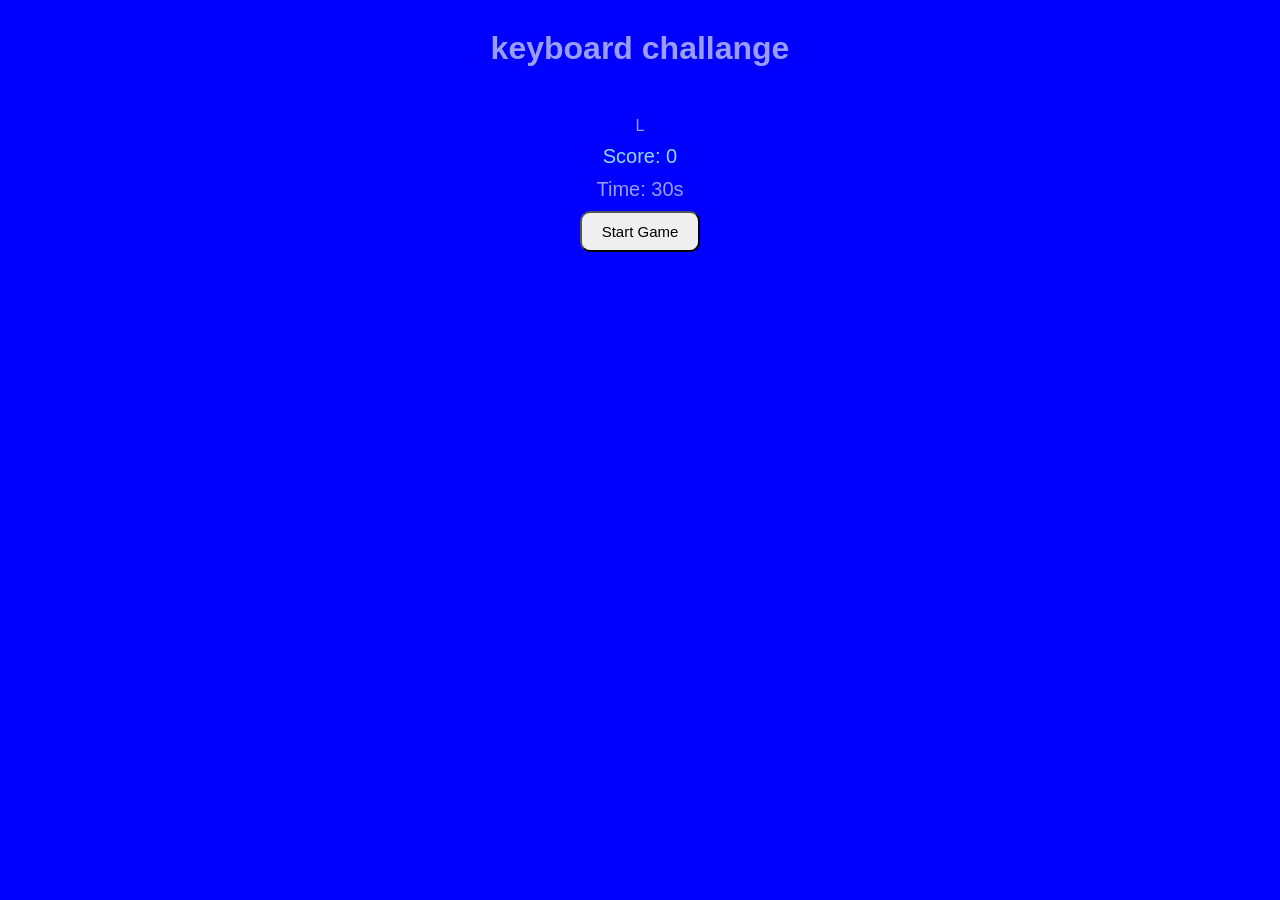
<file: proekti/index.html>
<!DOCTYPE html>
<html lang="en">
<head>
    <meta charset="UTF-8">
    <meta name="viewport" content="width=device-width, initial-scale=1.0">
    <title>keyboard challange</title>
    <link rel="stylesheet" href="style.css">
</head>
<body>
    <h1>keyboard challange</h1>

    <div id="game">
         <div id="letter">L</div>
        <div id="score">Score: 0</div>
        <div id="timer">Time: 30s</div>
        <button id="start">Start Game</button>
    </div>
    <script src="script.js"></script>
</body>
</html>
</file>
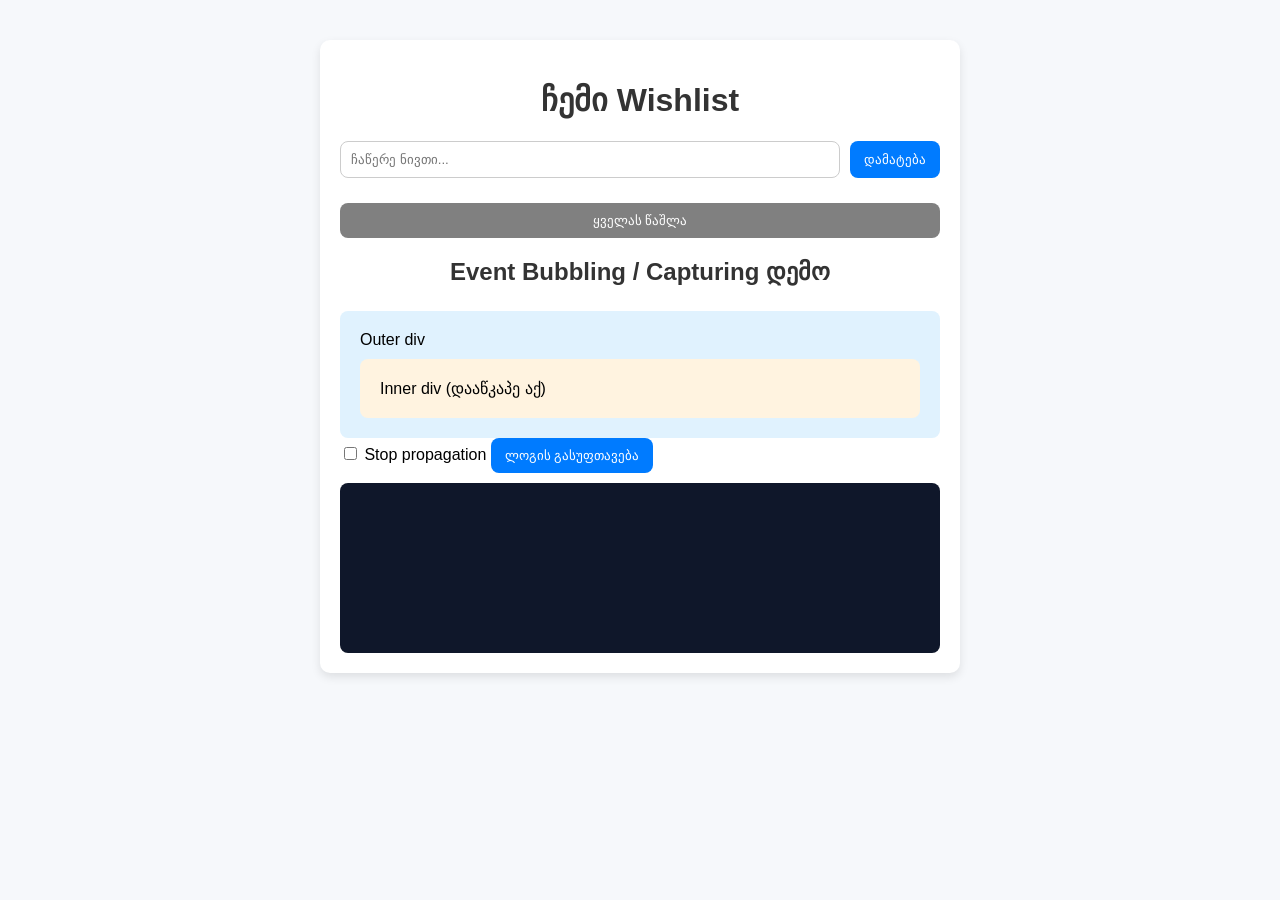
<file: 12.html>
<!DOCTYPE html>
<html lang="ka">
<head>
  <meta charset="UTF-8">
  <meta name="viewport" content="width=device-width, initial-scale=1.0">
  <title> Wishlist</title>
  <link rel="stylesheet" href="12.css">
</head>
<body>
  <div class="container">
    <h1> ჩემი Wishlist</h1>

    <div class="input-area">
      <input type="text" id="itemInput" placeholder="ჩაწერე ნივთი...">
      <button id="addBtn">დამატება</button>
    </div>

    <ul id="wishlist"></ul>

    <button id="clearBtn" class="clear">ყველას წაშლა</button>

    <h2>Event Bubbling / Capturing დემო</h2>
    <div id="outer" class="outer">
      Outer div
      <div id="inner" class="inner">Inner div (დააწკაპე აქ)</div>
    </div>

    <label><input type="checkbox" id="stopProp"> Stop propagation</label>
    <button id="clearLog">ლოგის გასუფთავება</button>
    <div id="log" class="log"></div>
  </div>

  <script src="12.js"></script>
</body>
</html>
</file>
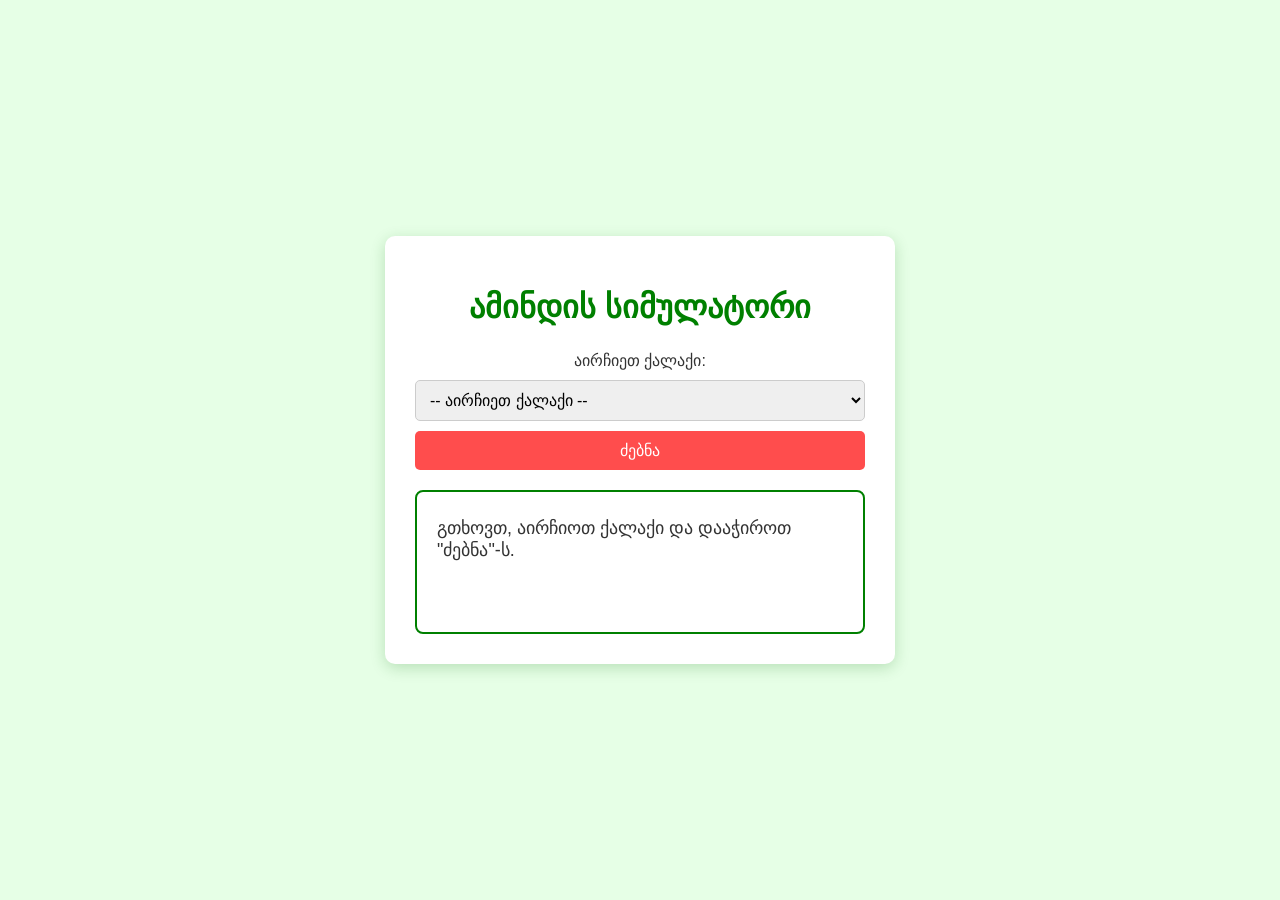
<file: amindi.html>
<!DOCTYPE html>
<html lang="ka">
<head>
    <meta charset="UTF-8">
    <meta name="viewport" content="width=device-width, initial-scale=1.0">
    <title>Document</title>
    <link rel="stylesheet" href="amindi.css">
</head>
<body>
    <div class="weather-app-container">
        <h1>ამინდის სიმულატორი</h1>

        <div class="input-section">
            <label for="city-select">აირჩიეთ ქალაქი:</label>
            <select id="city-select">
                <option value="">-- აირჩიეთ ქალაქი --</option>
                <option value="თბილისი">თბილისი</option>
                <option value="ქუთაისი">ქუთაისი</option>
                <option value="ბათუმი">ბათუმი</option>
                <option value="რუსთავი">რუსთავი</option>
                <option value="ზუგდიდი">ზუგდიდი</option>
            </select>
            <button id="search-button">ძებნა</button>
        </div>

        <div id="weather-info" class="weather-info">   
            <p>გთხოვთ, აირჩიოთ ქალაქი და დააჭიროთ "ძებნა"-ს.</p>
        </div>

        <div id="loading-message" class="loading-message">
            ამინდის მონაცემების ძებნა...
        </div>
    </div>

    <script src="amindi.js"></script>
</body>
</html>
</file>
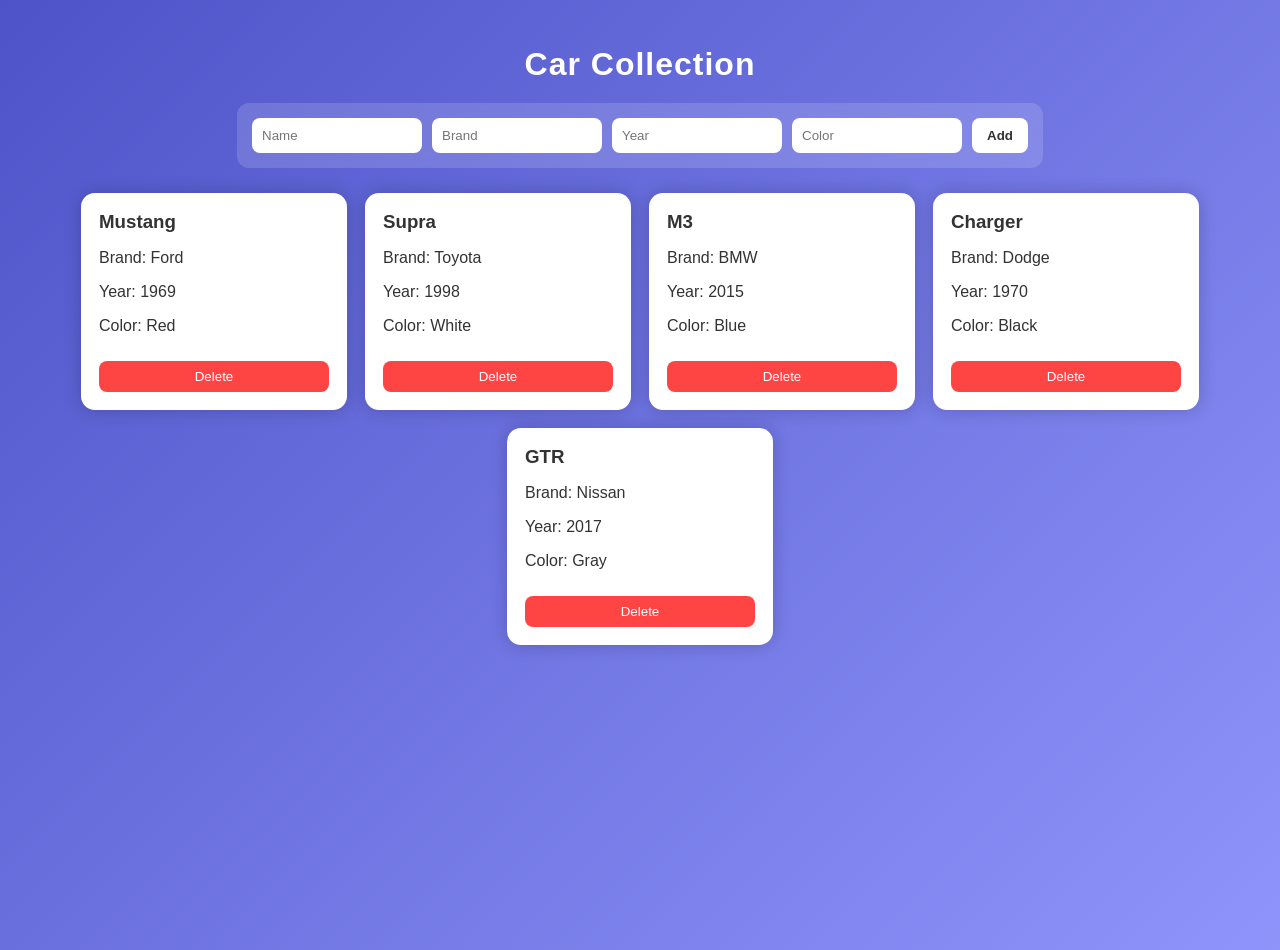
<file: proect.html>
<!DOCTYPE html>
<html lang="en">
<head>
    <meta charset="UTF-8">
    <title>Cars</title>
    <link rel="stylesheet" href="proect.css">
</head>
<body>
    <h1 class="title">Car Collection</h1>

    <div class="form-box">
        <input id="name" placeholder="Name">
        <input id="brand" placeholder="Brand">
        <input id="year" placeholder="Year">
        <input id="color" placeholder="Color">
        <button id="add">Add</button>
    </div>

    <div id="cards"></div>

    <script src="proecti.js"></script>
</body>
</html>
</file>
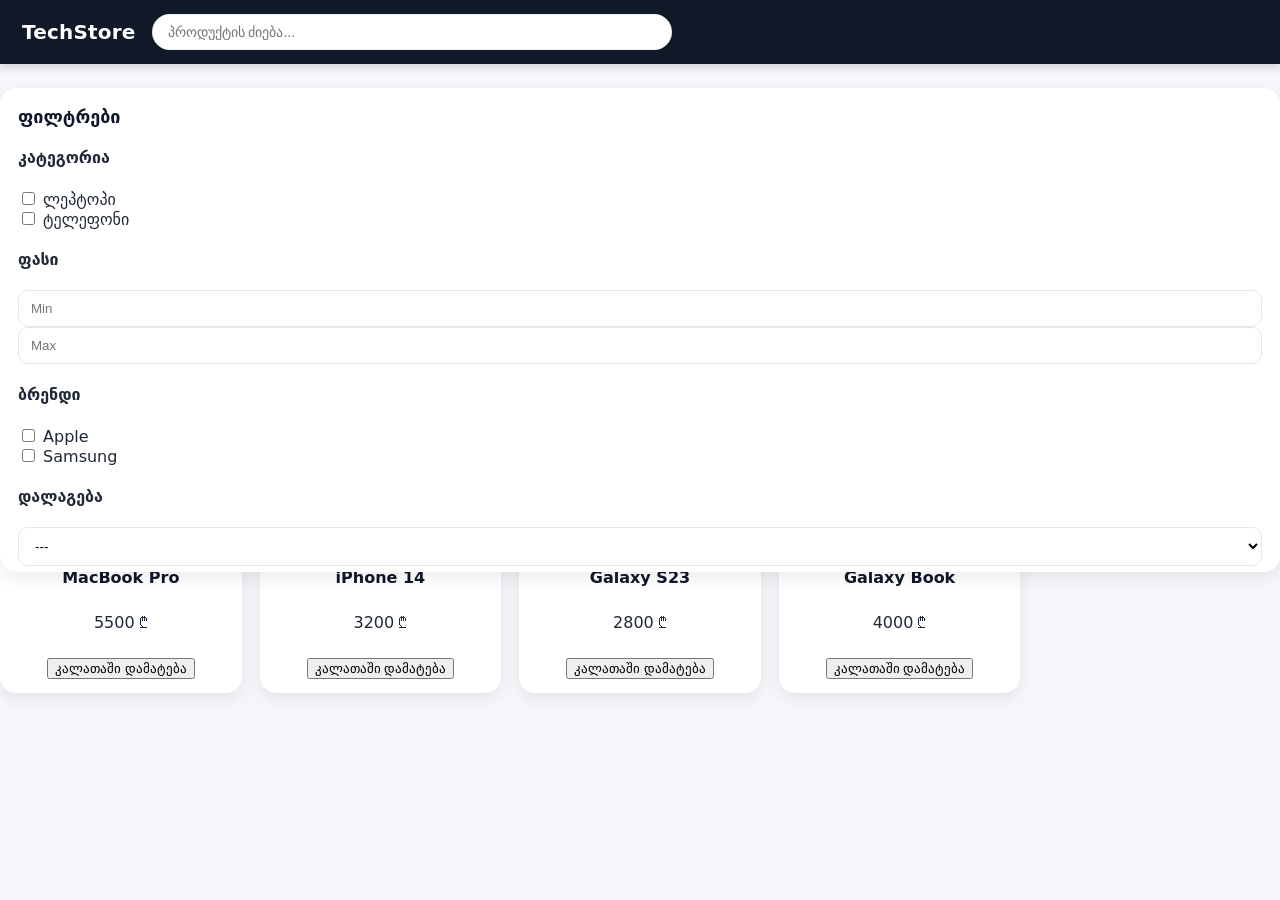
<file: ზაპხული2.html>
<!DOCTYPE html>
<html lang="ka">
<head>
    <meta charset="UTF-8">
    <meta name="viewport" content="width=device-width, initial-scale=1.0">
    <title>TechStore - მთავარი</title>
    <link rel="stylesheet" href="zapxuli2.css">
</head>
<body>

<header>
    <h1>TechStore</h1>
    <input type="text" id="search" placeholder="პროდუქტის ძიება...">
</header>

<aside>
    <h3>ფილტრები</h3>
    <div>
        <h4>კატეგორია</h4>
        <label><input type="checkbox" class="filter-category" value="Laptop"> ლეპტოპი</label><br>
        <label><input type="checkbox" class="filter-category" value="Phone"> ტელეფონი</label>
    </div>
    <div>
        <h4>ფასი</h4>
        <input type="number" id="min-price" placeholder="Min">
        <input type="number" id="max-price" placeholder="Max">
    </div>
    <div>
        <h4>ბრენდი</h4>
        <label><input type="checkbox" class="filter-brand" value="Apple"> Apple</label><br>
        <label><input type="checkbox" class="filter-brand" value="Samsung"> Samsung</label>
    </div>
    <div>
        <h4>დალაგება</h4>
        <select id="sort">
            <option value="">---</option>
            <option value="price-asc">ფასი ↑</option>
            <option value="price-desc">ფასი ↓</option>
            <option value="name-asc">სახელი A-Z</option>
            <option value="name-desc">სახელი Z-A</option>
        </select>
    </div>
</aside>

<main id="product-list"></main>

<script src="zapxuli2.js"></script>
</body>
</html>
</file>
<file: proekti/style.css>
body{
    font-family: Arial, sans-serif;
    text-align: center;
    background-color: rgb(0, 0, 255);
    color: rgb(153, 157, 255);
}

h1{
    margin-top: 30px;
}

#game{
    margin-top: 50px;
}
#later{
    font: size 50px;
    font-weight:bold ;
    margin: 20px;
}
#score{
    font-size: 20px;
    color:rgb(141, 221, 255) ;
    margin: 10px;
}
#timer{
    font-size: 20px;
    margin:10px;
}

button{
    padding: 10px 20px;
    font-size: 15px;
    cursor: pointer;
    border-radius: 10px;
}
</file>
<file: 12.css>
body {
  font-family: Arial, sans-serif;
  background: #f6f8fb;
  margin: 0;
  padding: 40px;
}

.container {
  max-width: 600px;
  background: white;
  padding: 20px;
  border-radius: 10px;
  box-shadow: 0 4px 10px rgba(0,0,0,0.1);
  margin: 0 auto;
}

h1, h2 {
  text-align: center;
  color: #333;
}

.input-area {
  display: flex;
  gap: 10px;
  margin-bottom: 15px;
}

input {
  flex: 1;
  padding: 10px;
  border-radius: 8px;
  border: 1px solid #ccc;
}

button {
  padding: 10px 14px;
  background: #007bff;
  color: white;
  border: none;
  border-radius: 8px;
  cursor: pointer;
}

button.clear {
  background: gray;
  width: 100%;
  margin-top: 10px;
}

ul {
  list-style: none;
  padding: 0;
  margin: 0;
}

li {
  background: #f1f5f9;
  padding: 10px;
  border-radius: 8px;
  display: flex;
  justify-content: space-between;
  margin-bottom: 8px;
  border: 1px solid #e0e0e0;
}

li button {
  background: #ef4444;
  border: none;
  color: white;
  border-radius: 6px;
  cursor: pointer;
}

.outer {
  background: #e0f2fe;
  padding: 20px;
  margin-top: 25px;
  border-radius: 8px;
}

.inner {
  background: #fff3e0;
  padding: 20px;
  margin-top: 10px;
  border-radius: 8px;
}

.log {
  background: #0f172a;
  color: white;
  padding: 10px;
  margin-top: 10px;
  border-radius: 8px;
  height: 150px;
  overflow-y: auto;
  font-family: monospace;
  font-size: 13px;
}
</file>
<file: amindi.css>
/*
 * style.css - CSS სტილი (მწვანე ფერი)
 */
body {
    font-family: 'Arial', sans-serif;
    /* მწვანე ფერი ფონისათვის */
    background-color: #e6ffe6; 
    color: #333;
    display: flex;
    justify-content: center;
    align-items: center;
    min-height: 100vh;
    margin: 0;
}

.weather-app-container {
    background-color: #fff;
    padding: 30px;
    border-radius: 10px;
    box-shadow: 0 4px 15px rgba(0, 100, 0, 0.2); /* მწვანე ჩრდილი */
    text-align: center;
    width: 90%;
    max-width: 450px;
}

h1 {
    color: #008000; /* მუქი მწვანე */
    margin-bottom: 25px;
}

.input-section {
    margin-bottom: 20px;
    display: flex;
    flex-direction: column;
    gap: 10px;
}

#city-select, #search-button {
    padding: 10px;
    border-radius: 5px;
    border: 1px solid #ccc;
    font-size: 16px;
}

#search-button {
    /* წითელი ფერი ღილაკისთვის, როგორც ითხოვეთ */
    background-color: #ff4d4d; 
    color: white;
    border: none;
    cursor: pointer;
    transition: background-color 0.3s;
}

#search-button:hover {
    background-color: #cc0000;
}

.weather-info {
    border: 2px solid #008000; /* მუქი მწვანე ჩარჩო */
    padding: 20px;
    margin-top: 20px;
    border-radius: 8px;
    text-align: left;
    min-height: 100px;
}

.weather-info p {
    font-size: 18px;
    margin: 5px 0;
}

.weather-info .temp {
    font-size: 36px;
    font-weight: bold;
    color: #008000;
}

.loading-message {
    /* თავიდან დამალულია */
    display: none; 
    margin-top: 20px;
    font-size: 18px;
    color: #888;
}

.error-message {
    color: #cc0000; /* წითელი შეცდომის შეტყობინებისთვის */
    font-weight: bold;
}
</file>
<file: proect.css>
body {
    font-family: Arial;
    background: linear-gradient(135deg, #4e54c8, #8f94fb);
    min-height: 100vh;
    margin: 0;
    display: flex;
    flex-direction: column;
    align-items: center;
    padding: 25px;
    color: white;
}

.title {
    margin-bottom: 20px;
    font-size: 32px;
    letter-spacing: 1px;
}

.form-box {
    background: rgba(255,255,255,0.15);
    padding: 15px;
    border-radius: 12px;
    display: flex;
    gap: 10px;
    backdrop-filter: blur(10px);
}

.form-box input {
    padding: 10px;
    border-radius: 8px;
    border: none;
    width: 150px;
}

.form-box button {
    padding: 10px 15px;
    border-radius: 8px;
    border: none;
    cursor: pointer;
    background: #fff;
    color: #333;
    font-weight: bold;
    transition: 0.2s;
}

.form-box button:hover {
    transform: scale(1.05);
}

#cards {
    margin-top: 25px;
    display: flex;
    flex-wrap: wrap;
    justify-content: center;
    gap: 18px;
    width: 100%;
}

.card {
    width: 230px;
    background: white;
    color: #333;
    padding: 18px;
    border-radius: 14px;
    box-shadow: 0 0 18px rgba(0,0,0,0.2);
    transition: 0.25s;
}

.card:hover {
    transform: translateY(-5px);
}

.card h3 {
    margin: 0 0 10px 0;
}

.card button {
    width: 100%;
    margin-top: 10px;
    padding: 8px;
    border-radius: 8px;
    border: none;
    background: #ff4444;
    color: white;
    cursor: pointer;
    transition: 0.2s;
}

.card button:hover {
    background: #cc0000;
}
</file>
<file: zapxuli2.css>
/* ფერთა ცვლადები */
:root{
  --bg:#f5f7fb;
  --panel:#ffffff;
  --text:#1f2937;
  --muted:#6b7280;
  --brand:#22c55e;         /* მწვანე აქცენტი */
  --brand-dark:#16a34a;
  --primary:#111827;       /* მუქი header */
  --ring:rgba(34,197,94,.35);
  --shadow:0 6px 18px rgba(0,0,0,.08);
}

/* საბაზო */
*{box-sizing:border-box}
html,body{height:100%}
body{
  margin:0;
  background:var(--bg);
  color:var(--text);
  font-family: "Inter", system-ui, -apple-system, Segoe UI, Roboto, Arial, sans-serif;
  display:flex;
  flex-direction:column;
}

/* Header */
header{
  position:sticky; top:0; z-index:50;
  background:var(--primary);
  color:#fff;
  padding:14px 22px;
  display:flex;
  align-items:center;
  gap:16px;
  box-shadow:0 2px 10px rgba(0,0,0,.2);
}
header h1{
  margin:0; font-size:20px; letter-spacing:.2px;
}
.header-spacer{flex:1}
#search{
  width:min(520px, 60vw);
  border:none; outline:none;
  padding:10px 16px;
  border-radius:999px;
  background:#ffffff;
  color:#111;
  font-size:14px;
  box-shadow: inset 0 0 0 1px rgba(0,0,0,.05);
}
#search:focus{ box-shadow: 0 0 0 4px var(--ring); }


.page{
  display:grid;
  grid-template-columns: 280px 1fr;
  gap:22px;
  width:100%;
  max-width:1400px;
  margin:22px auto;
  padding:0 18px;
}

/* Sidebar */
aside{
  background:var(--panel);
  border-radius:16px;
  box-shadow:var(--shadow);
  padding:18px 18px 6px;
  position:sticky; top:88px; height:max-content;
}
aside h3{
  margin:0 0 10px; font-size:18px; color:#0f172a;
}
.filter-block{margin:14px 0 10px}
.filter-block h4{
  margin:0 0 8px; font-size:13px; color:var(--muted); text-transform:uppercase; letter-spacing:.5px;
}
.filter-block label{
  display:flex; align-items:center; gap:10px;
  font-size:14px; color:#111827; margin:8px 0;
}
.filter-row{display:flex; gap:10px}
#min-price,#max-price{
  width:100%; padding:10px 12px; border-radius:10px;
  border:1px solid #e5e7eb; background:#fff; color:#111;
}
#min-price:focus,#max-price:focus, select:focus{
  outline:none; box-shadow:0 0 0 4px var(--ring); border-color:transparent;
}
select{
  width:100%; padding:10px 12px; border-radius:10px;
  border:1px solid #e5e7eb; background:#fff;
}

/* Product Grid */
main#product-list{
  display:grid;
  grid-template-columns: repeat(auto-fill, minmax(230px, 1fr));
  gap:18px;
  align-content:start;
}

/* Product Card */
.product{
  background:var(--panel);
  border-radius:16px;
  box-shadow:var(--shadow);
  padding:14px;
  display:flex; flex-direction:column; align-items:center; gap:10px;
  transition:transform .18s ease, box-shadow .18s ease;
}
.product:hover{ transform:translateY(-4px); box-shadow:0 12px 26px rgba(0,0,0,.10); }
.product img{
  width:100%; height:160px; object-fit:cover; border-radius:12px; background:#f3f4f6;
}
.product h3{
  margin:6px 0 0; font-size:16px; text-align:center; color:#0f172a;
}
.product .meta{font-size:12px; color:var(--muted)}
.product .price{
  margin-top:4px; font-weight:700; color:var(--brand); font-size:16px;
}

/* Buttons */
.btn{
  appearance:none; border:none; cursor:pointer;
  border-radius:10px; padding:10px 14px; font-weight:600; font-size:14px;
  transition:transform .12s ease, background .2s ease, box-shadow .2s ease;
}
.btn:active{ transform:translateY(1px) }
.btn-primary{
  background:var(--brand); color:#fff; box-shadow:0 6px 14px rgba(34,197,94,.25);
}
.btn-primary:hover{ background:var(--brand-dark) }
.btn-blue{ background:#3b82f6; color:#fff }
.btn-blue:hover{ background:#2563eb }
.btn-danger{ background:#ef4444; color:#fff }
.btn-danger:hover{ background:#dc2626 }

/* Cart Page */
#cart-items{ display:flex; flex-direction:column; gap:12px; }
.cart-card{
  display:grid; grid-template-columns: 1fr auto; gap:10px;
  background:var(--panel); border-radius:14px; padding:12px; box-shadow:var(--shadow);
  align-items:center;
}
.cart-title{ font-weight:600; color:#0f172a }
.cart-line{ color:var(--muted); font-size:13px }
.cart-actions{ display:flex; align-items:center; gap:8px }
.qty-btn{
  width:34px; height:34px; border-radius:9px; border:1px solid #e5e7eb; background:#fff; cursor:pointer;
}
#cart-total{
  margin-top:14px; padding:14px; background:var(--panel);
  border-radius:14px; box-shadow:var(--shadow); text-align:right; font-size:18px; font-weight:800;
}

/* Utilities */
.hidden{ display:none !important }

/* Responsive */
@media (max-width: 980px){
  .page{ grid-template-columns: 1fr; }
  aside{ position:static; order:2 }
  main#product-list{ order:1 }
  #search{ width:100% }
}
</file>
